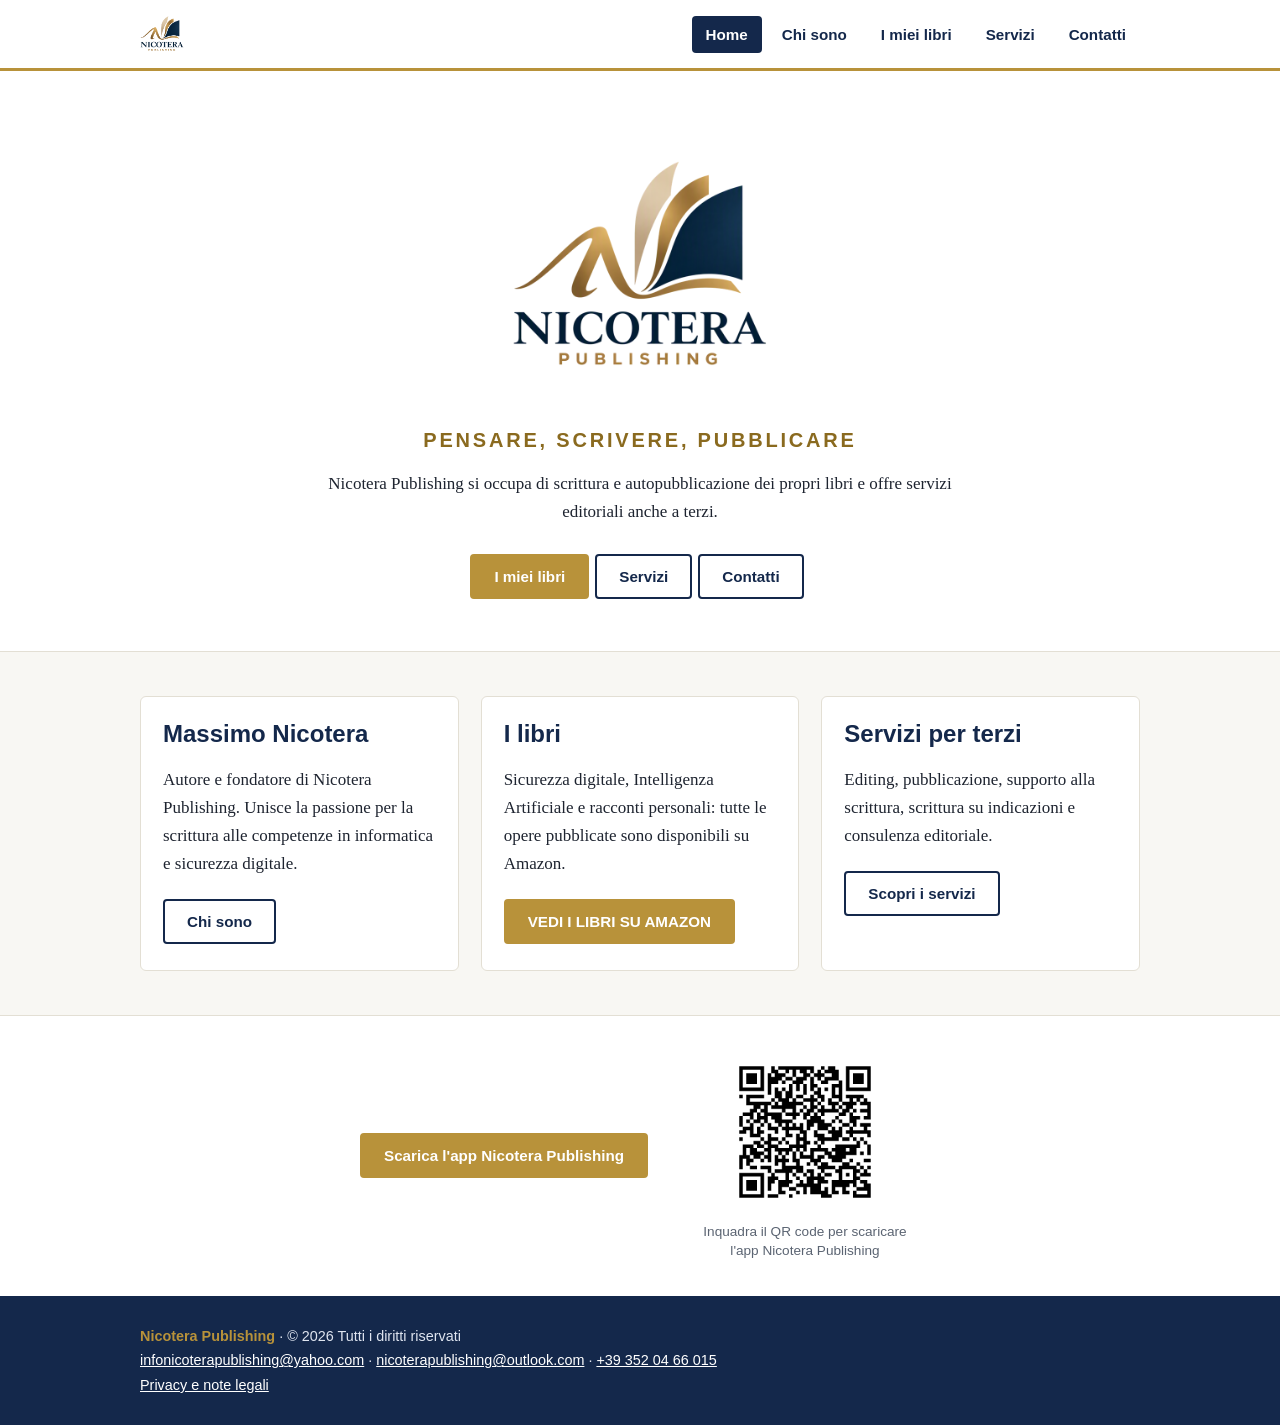
<file: index.html>
<!DOCTYPE html>
<html lang="it">
<head>
<meta charset="utf-8">
<meta name="viewport" content="width=device-width, initial-scale=1">
<title>Nicotera Publishing | Pensare, scrivere, pubblicare</title>
<meta name="description" content="Nicotera Publishing: scrittura e autopubblicazione dei propri libri di Massimo Nicotera, con servizi editoriali per terzi.">
<link rel="icon" type="image/png" href="images/favicon.png">
<link rel="stylesheet" href="css/style.css">
</head>
<body>
<header>
<div class="wrap bar">
<a class="brand" href="index.html"><img src="images/logo-nicotera-publishing.png" alt="Nicotera Publishing"></a>
<button id="menu-btn" aria-expanded="false" aria-controls="site-nav">Menu</button>
<nav id="site-nav" aria-label="Navigazione principale"><ul><li><a href="index.html" class=on aria-current=page>Home</a></li><li><a href="chi-sono.html">Chi sono</a></li><li><a href="libri.html">I miei libri</a></li><li><a href="servizi.html">Servizi</a></li><li><a href="contatti.html">Contatti</a></li></ul></nav>
</div>
</header>
<main>
<section class="hero"><div class="wrap">
<img class="logo" src="images/logo-nicotera-publishing.png" alt="Logo Nicotera Publishing">
<h1 class="slogan" style="font-size:1.25rem">PENSARE, SCRIVERE, PUBBLICARE</h1>
<p>Nicotera Publishing si occupa di scrittura e autopubblicazione dei propri libri e offre servizi editoriali anche a terzi.</p>
<a class="btn" href="libri.html">I miei libri</a><a class="btn ghost" href="servizi.html">Servizi</a><a class="btn ghost" href="contatti.html">Contatti</a>
</div></section>
<section><div class="wrap grid">
<div class="card"><h2>Massimo Nicotera</h2><p>Autore e fondatore di Nicotera Publishing. Unisce la passione per la scrittura alle competenze in informatica e sicurezza digitale.</p><a class="btn ghost" href="chi-sono.html">Chi sono</a></div>
<div class="card"><h2>I libri</h2><p>Sicurezza digitale, Intelligenza Artificiale e racconti personali: tutte le opere pubblicate sono disponibili su Amazon.</p><a class="btn" href="https://www.amazon.it/stores/Massimo-Nicotera/author/B0HJT78PJ1" target="_blank" rel="noopener">VEDI I LIBRI SU AMAZON</a></div>
<div class="card"><h2>Servizi per terzi</h2><p>Editing, pubblicazione, supporto alla scrittura, scrittura su indicazioni e consulenza editoriale.</p><a class="btn ghost" href="servizi.html">Scopri i servizi</a></div>
</div></section>
<section class="app-download">
<div class="wrap">
<div class="app-box">
<a class="btn" href="https://drive.google.com/file/d/1Z6j-xNwrNp6Cvu6a7gjgvKUfp5A12ZKo/view?usp=sharing" target="_blank" rel="noopener">Scarica l'app Nicotera Publishing</a>
<figure class="app-qr"><img src="images/qr-app-nicotera-publishing.png" alt="QR code per scaricare l'app Nicotera Publishing" width="160" height="160" loading="lazy"><figcaption>Inquadra il QR code per scaricare l'app Nicotera Publishing</figcaption></figure>
</div>
<p class="visite" id="visite-box" hidden>Visite: <span id="visite"></span></p>
</div>
</section>
</main>
<footer>
<div class="wrap">
<strong>Nicotera Publishing</strong> &middot; &copy; 2026 Tutti i diritti riservati<br>
<a href="mailto:infonicoterapublishing@yahoo.com">infonicoterapublishing@yahoo.com</a> &middot; <a href="mailto:nicoterapublishing@outlook.com">nicoterapublishing@outlook.com</a> &middot; <a href="tel:+393520466015">+39 352 04 66 015</a><br>
<a href="privacy.html">Privacy e note legali</a>
</div>
</footer>
<script src="js/script.js"></script>
<script data-goatcounter="https://nicoterapublishing.goatcounter.com/count" async src="//gc.zgo.at/count.js"></script>
<script src="js/contatore.js"></script>
</body>
</html>
</file>
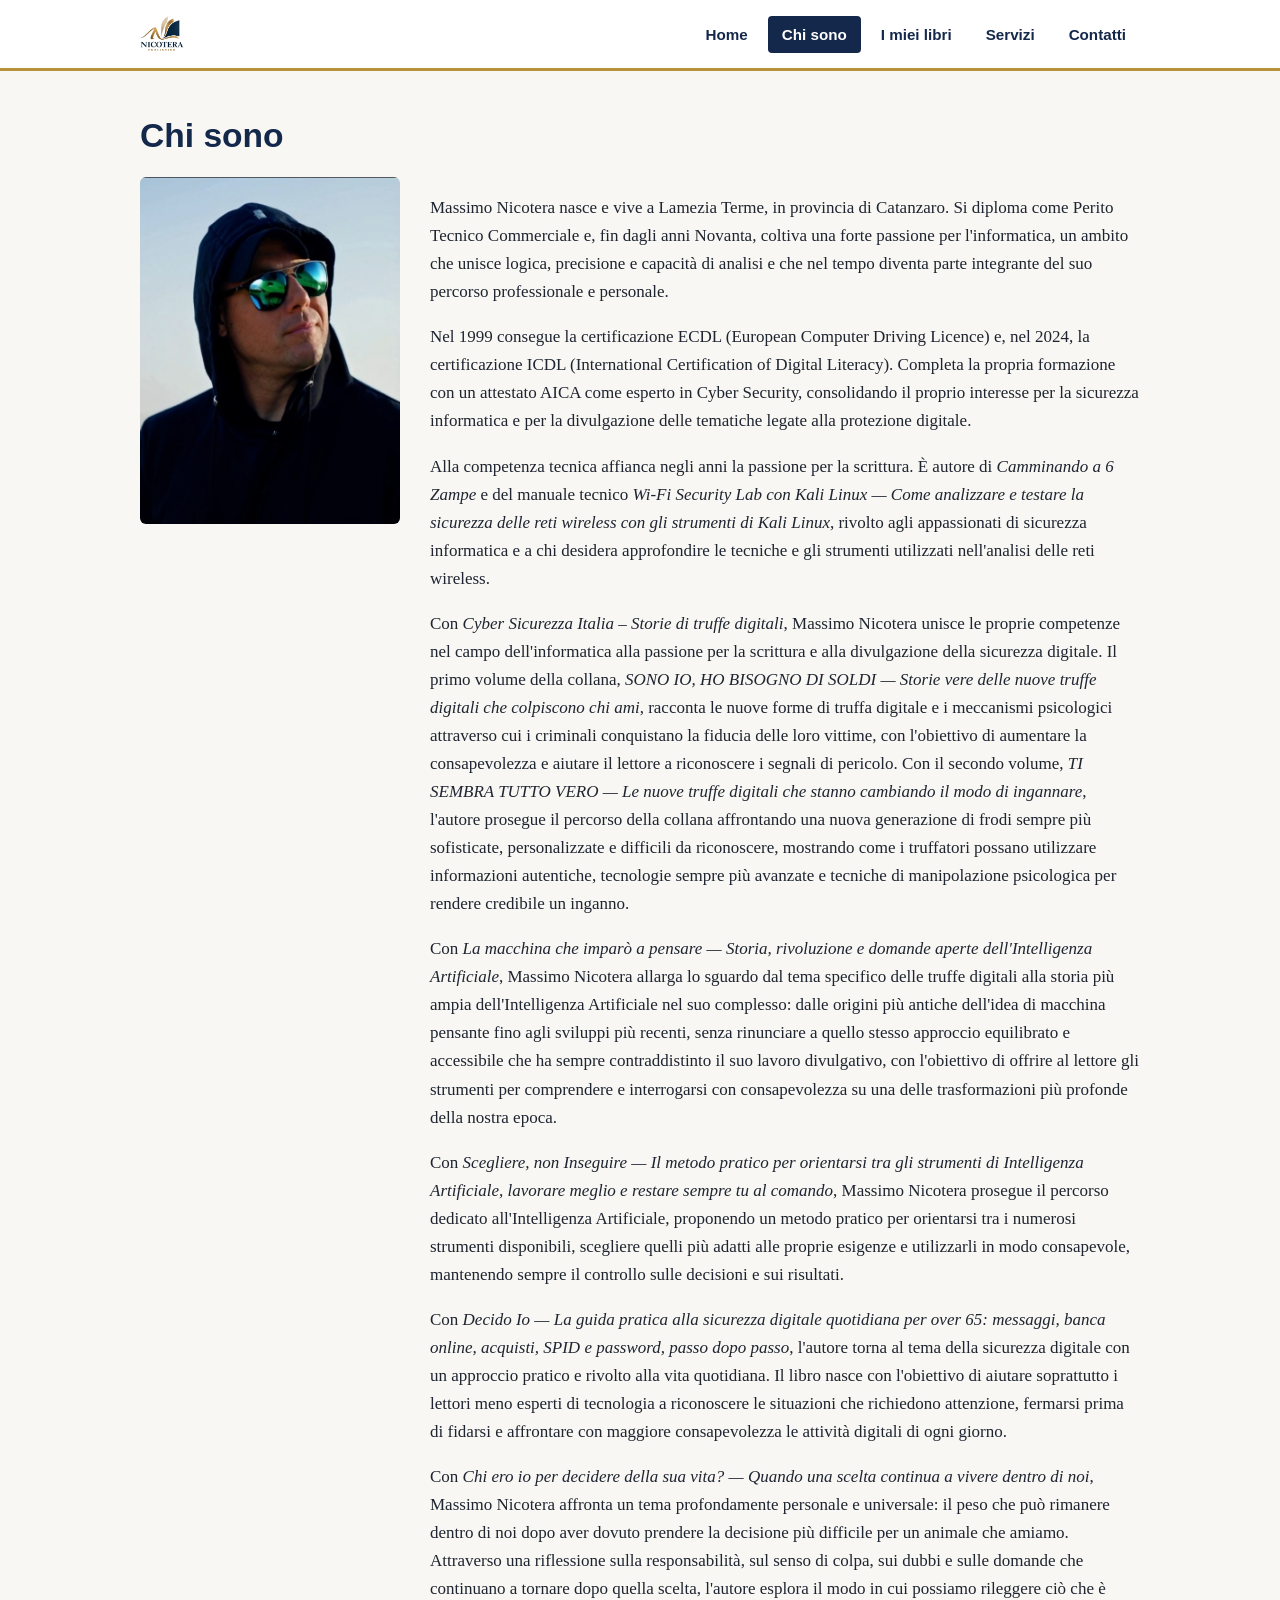
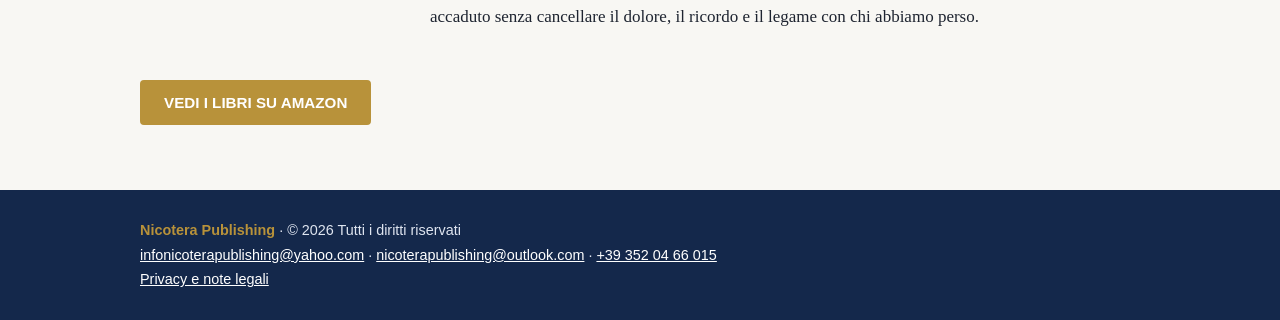
<file: chi-sono.html>
<!DOCTYPE html>
<html lang="it">
<head>
<meta charset="utf-8">
<meta name="viewport" content="width=device-width, initial-scale=1">
<title>Chi sono | Massimo Nicotera – Nicotera Publishing</title>
<meta name="description" content="Massimo Nicotera, autore e fondatore di Nicotera Publishing: biografia, formazione e libri pubblicati.">
<link rel="icon" type="image/png" href="images/favicon.png">
<link rel="stylesheet" href="css/style.css">
</head>
<body>
<header>
<div class="wrap bar">
<a class="brand" href="index.html"><img src="images/logo-nicotera-publishing.png" alt="Nicotera Publishing"></a>
<button id="menu-btn" aria-expanded="false" aria-controls="site-nav">Menu</button>
<nav id="site-nav" aria-label="Navigazione principale"><ul><li><a href="index.html">Home</a></li><li><a href="chi-sono.html" class=on aria-current=page>Chi sono</a></li><li><a href="libri.html">I miei libri</a></li><li><a href="servizi.html">Servizi</a></li><li><a href="contatti.html">Contatti</a></li></ul></nav>
</div>
</header>
<main>
<section><div class="wrap"><h1>Chi sono</h1><div class="about"><div class="photo"><img src="images/massimo-nicotera.jpg" alt="Fotografia di Massimo Nicotera" width="260" height="347"></div><div><p>Massimo Nicotera nasce e vive a Lamezia Terme, in provincia di Catanzaro. Si diploma come Perito Tecnico Commerciale e, fin dagli anni Novanta, coltiva una forte passione per l'informatica, un ambito che unisce logica, precisione e capacità di analisi e che nel tempo diventa parte integrante del suo percorso professionale e personale.</p><p>Nel 1999 consegue la certificazione ECDL (European Computer Driving Licence) e, nel 2024, la certificazione ICDL (International Certification of Digital Literacy). Completa la propria formazione con un attestato AICA come esperto in Cyber Security, consolidando il proprio interesse per la sicurezza informatica e per la divulgazione delle tematiche legate alla protezione digitale.</p><p>Alla competenza tecnica affianca negli anni la passione per la scrittura. È autore di <em>Camminando a 6 Zampe</em> e del manuale tecnico <em>Wi-Fi Security Lab con Kali Linux — Come analizzare e testare la sicurezza delle reti wireless con gli strumenti di Kali Linux</em>, rivolto agli appassionati di sicurezza informatica e a chi desidera approfondire le tecniche e gli strumenti utilizzati nell'analisi delle reti wireless.</p><p>Con <em>Cyber Sicurezza Italia – Storie di truffe digitali</em>, Massimo Nicotera unisce le proprie competenze nel campo dell'informatica alla passione per la scrittura e alla divulgazione della sicurezza digitale. Il primo volume della collana, <em>SONO IO, HO BISOGNO DI SOLDI — Storie vere delle nuove truffe digitali che colpiscono chi ami</em>, racconta le nuove forme di truffa digitale e i meccanismi psicologici attraverso cui i criminali conquistano la fiducia delle loro vittime, con l'obiettivo di aumentare la consapevolezza e aiutare il lettore a riconoscere i segnali di pericolo. Con il secondo volume, <em>TI SEMBRA TUTTO VERO — Le nuove truffe digitali che stanno cambiando il modo di ingannare</em>, l'autore prosegue il percorso della collana affrontando una nuova generazione di frodi sempre più sofisticate, personalizzate e difficili da riconoscere, mostrando come i truffatori possano utilizzare informazioni autentiche, tecnologie sempre più avanzate e tecniche di manipolazione psicologica per rendere credibile un inganno.</p><p>Con <em>La macchina che imparò a pensare — Storia, rivoluzione e domande aperte dell'Intelligenza Artificiale</em>, Massimo Nicotera allarga lo sguardo dal tema specifico delle truffe digitali alla storia più ampia dell'Intelligenza Artificiale nel suo complesso: dalle origini più antiche dell'idea di macchina pensante fino agli sviluppi più recenti, senza rinunciare a quello stesso approccio equilibrato e accessibile che ha sempre contraddistinto il suo lavoro divulgativo, con l'obiettivo di offrire al lettore gli strumenti per comprendere e interrogarsi con consapevolezza su una delle trasformazioni più profonde della nostra epoca.</p><p>Con <em>Scegliere, non Inseguire — Il metodo pratico per orientarsi tra gli strumenti di Intelligenza Artificiale, lavorare meglio e restare sempre tu al comando</em>, Massimo Nicotera prosegue il percorso dedicato all'Intelligenza Artificiale, proponendo un metodo pratico per orientarsi tra i numerosi strumenti disponibili, scegliere quelli più adatti alle proprie esigenze e utilizzarli in modo consapevole, mantenendo sempre il controllo sulle decisioni e sui risultati.</p><p>Con <em>Decido Io — La guida pratica alla sicurezza digitale quotidiana per over 65: messaggi, banca online, acquisti, SPID e password, passo dopo passo</em>, l'autore torna al tema della sicurezza digitale con un approccio pratico e rivolto alla vita quotidiana. Il libro nasce con l'obiettivo di aiutare soprattutto i lettori meno esperti di tecnologia a riconoscere le situazioni che richiedono attenzione, fermarsi prima di fidarsi e affrontare con maggiore consapevolezza le attività digitali di ogni giorno.</p><p>Con <em>Chi ero io per decidere della sua vita? — Quando una scelta continua a vivere dentro di noi</em>, Massimo Nicotera affronta un tema profondamente personale e universale: il peso che può rimanere dentro di noi dopo aver dovuto prendere la decisione più difficile per un animale che amiamo. Attraverso una riflessione sulla responsabilità, sul senso di colpa, sui dubbi e sulle domande che continuano a tornare dopo quella scelta, l'autore esplora il modo in cui possiamo rileggere ciò che è accaduto senza cancellare il dolore, il ricordo e il legame con chi abbiamo perso.</p></div></div><p style="margin-top:28px"><a class="btn" href="https://www.amazon.it/stores/Massimo-Nicotera/author/B0HJT78PJ1" target="_blank" rel="noopener">VEDI I LIBRI SU AMAZON</a></p></div></section>
</main>
<footer>
<div class="wrap">
<strong>Nicotera Publishing</strong> &middot; &copy; 2026 Tutti i diritti riservati<br>
<a href="mailto:infonicoterapublishing@yahoo.com">infonicoterapublishing@yahoo.com</a> &middot; <a href="mailto:nicoterapublishing@outlook.com">nicoterapublishing@outlook.com</a> &middot; <a href="tel:+393520466015">+39 352 04 66 015</a><br>
<a href="privacy.html">Privacy e note legali</a>
</div>
</footer>
<script src="js/script.js"></script>
</body>
</html>
</file>
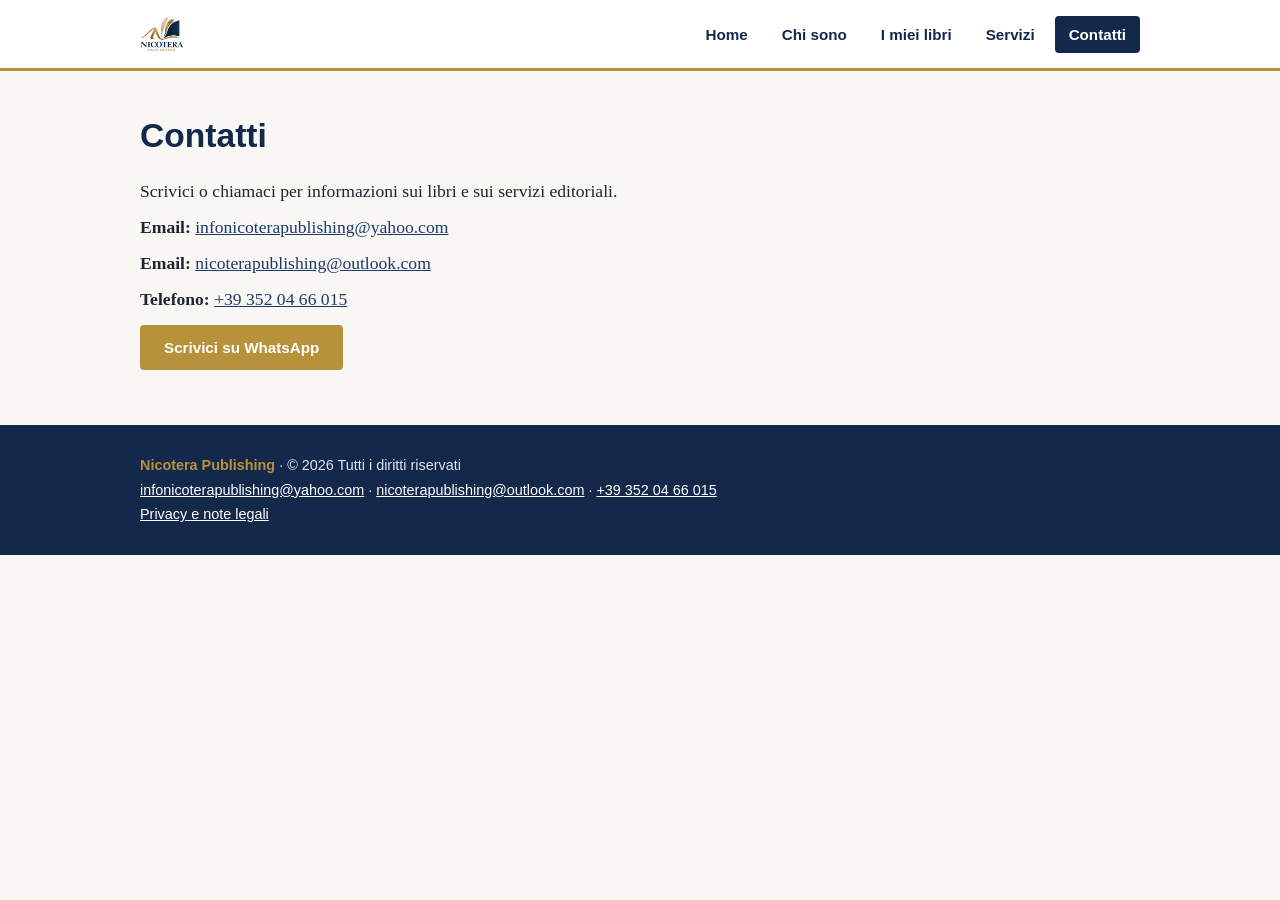
<file: contatti.html>
<!DOCTYPE html>
<html lang="it">
<head>
<meta charset="utf-8">
<meta name="viewport" content="width=device-width, initial-scale=1">
<title>Contatti | Nicotera Publishing</title>
<meta name="description" content="Contatta Nicotera Publishing: email, telefono e WhatsApp.">
<link rel="icon" type="image/png" href="images/favicon.png">
<link rel="stylesheet" href="css/style.css">
</head>
<body>
<header>
<div class="wrap bar">
<a class="brand" href="index.html"><img src="images/logo-nicotera-publishing.png" alt="Nicotera Publishing"></a>
<button id="menu-btn" aria-expanded="false" aria-controls="site-nav">Menu</button>
<nav id="site-nav" aria-label="Navigazione principale"><ul><li><a href="index.html">Home</a></li><li><a href="chi-sono.html">Chi sono</a></li><li><a href="libri.html">I miei libri</a></li><li><a href="servizi.html">Servizi</a></li><li><a href="contatti.html" class=on aria-current=page>Contatti</a></li></ul></nav>
</div>
</header>
<main>
<section><div class="wrap contacts"><h1>Contatti</h1><p>Scrivici o chiamaci per informazioni sui libri e sui servizi editoriali.</p><p><strong>Email:</strong> <a href="mailto:infonicoterapublishing@yahoo.com">infonicoterapublishing@yahoo.com</a></p><p><strong>Email:</strong> <a href="mailto:nicoterapublishing@outlook.com">nicoterapublishing@outlook.com</a></p><p><strong>Telefono:</strong> <a href="tel:+393520466015">+39 352 04 66 015</a></p><p><a class="btn" href="https://wa.me/393520466015" target="_blank" rel="noopener">Scrivici su WhatsApp</a></p></div></section>
</main>
<footer>
<div class="wrap">
<strong>Nicotera Publishing</strong> &middot; &copy; 2026 Tutti i diritti riservati<br>
<a href="mailto:infonicoterapublishing@yahoo.com">infonicoterapublishing@yahoo.com</a> &middot; <a href="mailto:nicoterapublishing@outlook.com">nicoterapublishing@outlook.com</a> &middot; <a href="tel:+393520466015">+39 352 04 66 015</a><br>
<a href="privacy.html">Privacy e note legali</a>
</div>
</footer>
<script src="js/script.js"></script>
</body>
</html>
</file>
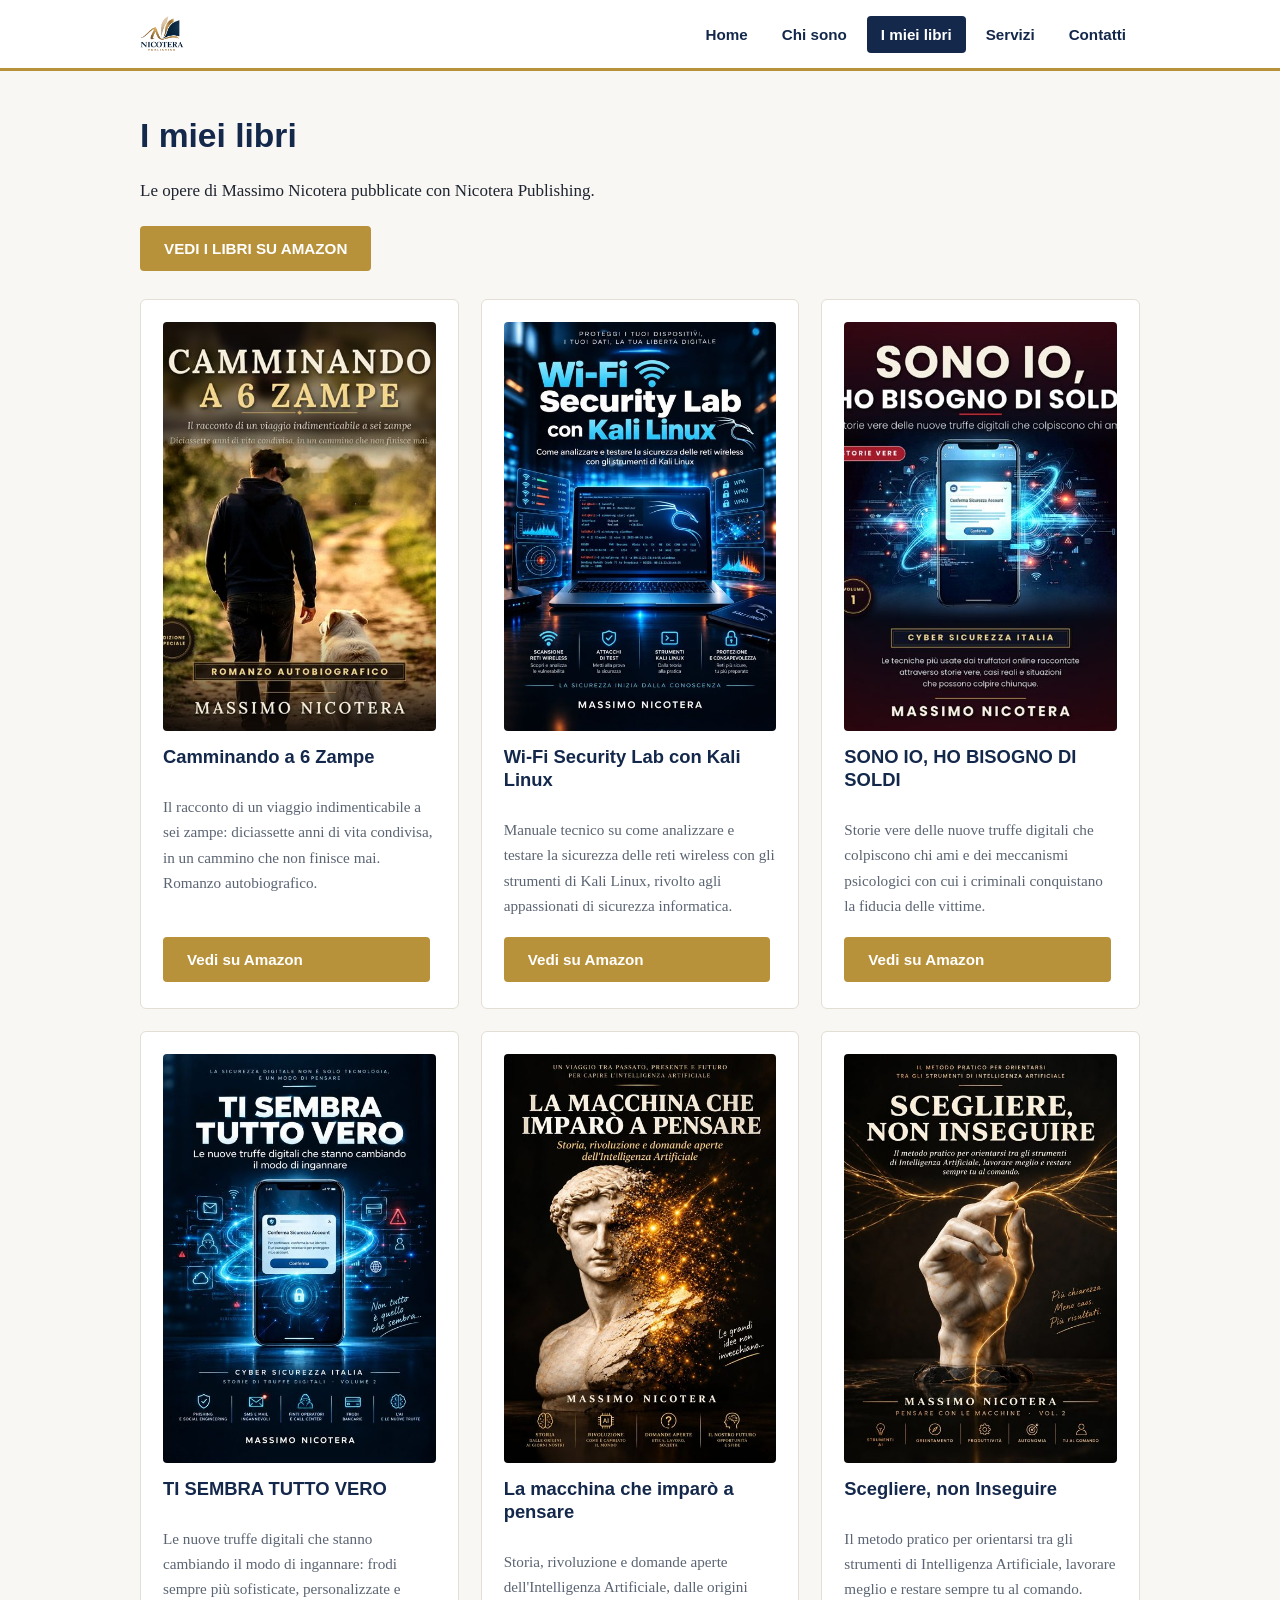
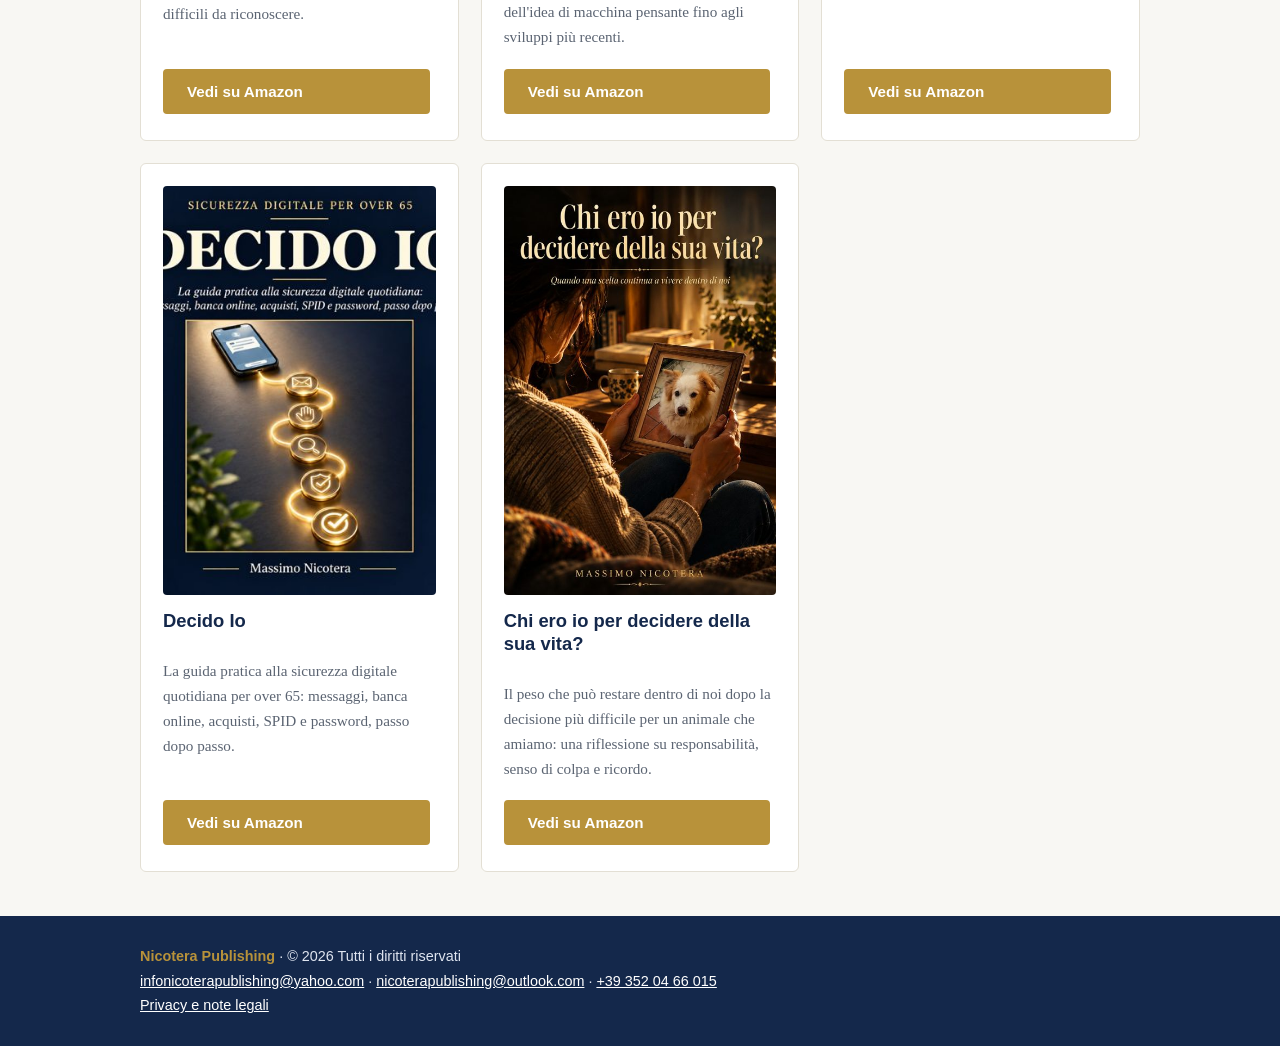
<file: libri.html>
<!DOCTYPE html>
<html lang="it">
<head>
<meta charset="utf-8">
<meta name="viewport" content="width=device-width, initial-scale=1">
<title>I miei libri | Nicotera Publishing</title>
<meta name="description" content="I libri di Massimo Nicotera: sicurezza digitale, Intelligenza Artificiale e racconti personali, disponibili su Amazon.">
<link rel="icon" type="image/png" href="images/favicon.png">
<link rel="stylesheet" href="css/style.css">
</head>
<body>
<header>
<div class="wrap bar">
<a class="brand" href="index.html"><img src="images/logo-nicotera-publishing.png" alt="Nicotera Publishing"></a>
<button id="menu-btn" aria-expanded="false" aria-controls="site-nav">Menu</button>
<nav id="site-nav" aria-label="Navigazione principale"><ul><li><a href="index.html">Home</a></li><li><a href="chi-sono.html">Chi sono</a></li><li><a href="libri.html" class=on aria-current=page>I miei libri</a></li><li><a href="servizi.html">Servizi</a></li><li><a href="contatti.html">Contatti</a></li></ul></nav>
</div>
</header>
<main>
<section><div class="wrap"><h1>I miei libri</h1><p>Le opere di Massimo Nicotera pubblicate con Nicotera Publishing.</p><p><a class="btn" href="https://www.amazon.it/stores/Massimo-Nicotera/author/B0HJT78PJ1" target="_blank" rel="noopener">VEDI I LIBRI SU AMAZON</a></p><div class="grid" style="margin-top:24px"><article class="card book"><div class="cover"><img src="images/camminando-a-6-zampe.jpg" alt="Copertina del libro Camminando a 6 Zampe" loading="lazy"></div><h3>Camminando a 6 Zampe</h3><p>Il racconto di un viaggio indimenticabile a sei zampe: diciassette anni di vita condivisa, in un cammino che non finisce mai. Romanzo autobiografico.</p><a class="btn" href="https://www.amazon.it/stores/Massimo-Nicotera/author/B0HJT78PJ1" target="_blank" rel="noopener">Vedi su Amazon</a></article><article class="card book"><div class="cover"><img src="images/wifi-security-lab.jpg" alt="Copertina del libro Wi-Fi Security Lab con Kali Linux" loading="lazy"></div><h3>Wi-Fi Security Lab con Kali Linux</h3><p>Manuale tecnico su come analizzare e testare la sicurezza delle reti wireless con gli strumenti di Kali Linux, rivolto agli appassionati di sicurezza informatica.</p><a class="btn" href="https://www.amazon.it/stores/Massimo-Nicotera/author/B0HJT78PJ1" target="_blank" rel="noopener">Vedi su Amazon</a></article><article class="card book"><div class="cover"><img src="images/sono-io-ho-bisogno-di-soldi.jpg" alt="Copertina del libro SONO IO, HO BISOGNO DI SOLDI" loading="lazy"></div><h3>SONO IO, HO BISOGNO DI SOLDI</h3><p>Storie vere delle nuove truffe digitali che colpiscono chi ami e dei meccanismi psicologici con cui i criminali conquistano la fiducia delle vittime.</p><a class="btn" href="https://www.amazon.it/stores/Massimo-Nicotera/author/B0HJT78PJ1" target="_blank" rel="noopener">Vedi su Amazon</a></article><article class="card book"><div class="cover"><img src="images/ti-sembra-tutto-vero.jpg" alt="Copertina del libro TI SEMBRA TUTTO VERO" loading="lazy"></div><h3>TI SEMBRA TUTTO VERO</h3><p>Le nuove truffe digitali che stanno cambiando il modo di ingannare: frodi sempre più sofisticate, personalizzate e difficili da riconoscere.</p><a class="btn" href="https://www.amazon.it/stores/Massimo-Nicotera/author/B0HJT78PJ1" target="_blank" rel="noopener">Vedi su Amazon</a></article><article class="card book"><div class="cover"><img src="images/la-macchina-che-imparo-a-pensare.jpg" alt="Copertina del libro La macchina che imparò a pensare" loading="lazy"></div><h3>La macchina che imparò a pensare</h3><p>Storia, rivoluzione e domande aperte dell'Intelligenza Artificiale, dalle origini dell'idea di macchina pensante fino agli sviluppi più recenti.</p><a class="btn" href="https://www.amazon.it/stores/Massimo-Nicotera/author/B0HJT78PJ1" target="_blank" rel="noopener">Vedi su Amazon</a></article><article class="card book"><div class="cover"><img src="images/scegliere-non-inseguire.jpg" alt="Copertina del libro Scegliere, non Inseguire" loading="lazy"></div><h3>Scegliere, non Inseguire</h3><p>Il metodo pratico per orientarsi tra gli strumenti di Intelligenza Artificiale, lavorare meglio e restare sempre tu al comando.</p><a class="btn" href="https://www.amazon.it/stores/Massimo-Nicotera/author/B0HJT78PJ1" target="_blank" rel="noopener">Vedi su Amazon</a></article><article class="card book"><div class="cover"><img src="images/decido-io.jpg" alt="Copertina del libro Decido Io" loading="lazy"></div><h3>Decido Io</h3><p>La guida pratica alla sicurezza digitale quotidiana per over 65: messaggi, banca online, acquisti, SPID e password, passo dopo passo.</p><a class="btn" href="https://www.amazon.it/stores/Massimo-Nicotera/author/B0HJT78PJ1" target="_blank" rel="noopener">Vedi su Amazon</a></article><article class="card book"><div class="cover"><img src="images/chi-ero-io-per-decidere.jpg" alt="Copertina del libro Chi ero io per decidere della sua vita?" loading="lazy"></div><h3>Chi ero io per decidere della sua vita?</h3><p>Il peso che può restare dentro di noi dopo la decisione più difficile per un animale che amiamo: una riflessione su responsabilità, senso di colpa e ricordo.</p><a class="btn" href="https://www.amazon.it/stores/Massimo-Nicotera/author/B0HJT78PJ1" target="_blank" rel="noopener">Vedi su Amazon</a></article></div></div></section>
</main>
<footer>
<div class="wrap">
<strong>Nicotera Publishing</strong> &middot; &copy; 2026 Tutti i diritti riservati<br>
<a href="mailto:infonicoterapublishing@yahoo.com">infonicoterapublishing@yahoo.com</a> &middot; <a href="mailto:nicoterapublishing@outlook.com">nicoterapublishing@outlook.com</a> &middot; <a href="tel:+393520466015">+39 352 04 66 015</a><br>
<a href="privacy.html">Privacy e note legali</a>
</div>
</footer>
<script src="js/script.js"></script>
</body>
</html>
</file>
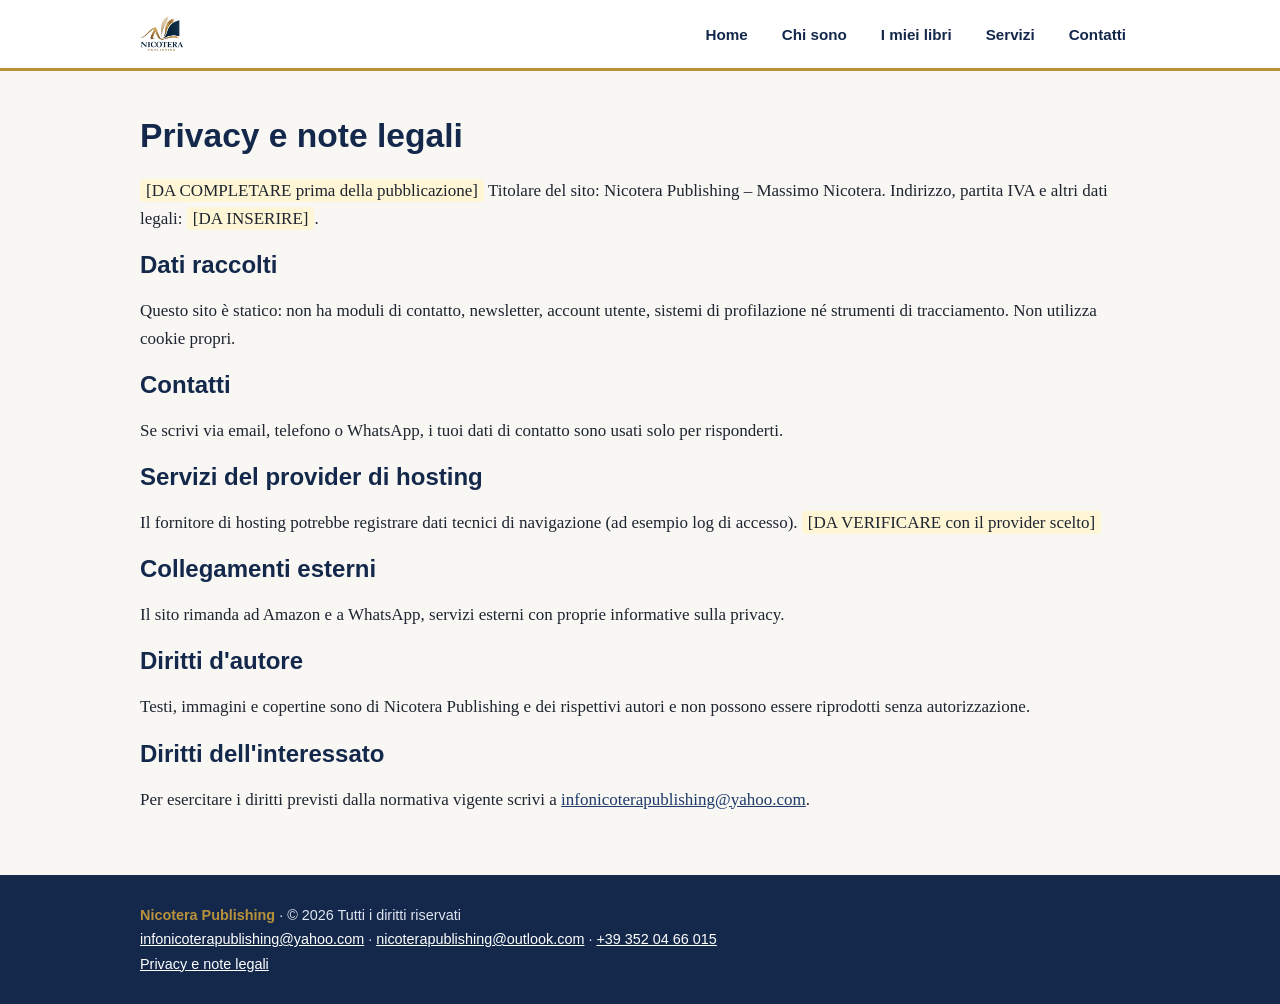
<file: privacy.html>
<!DOCTYPE html>
<html lang="it">
<head>
<meta charset="utf-8">
<meta name="viewport" content="width=device-width, initial-scale=1">
<title>Privacy e note legali | Nicotera Publishing</title>
<meta name="description" content="Informazioni essenziali su privacy e note legali del sito di Nicotera Publishing.">
<link rel="icon" type="image/png" href="images/favicon.png">
<link rel="stylesheet" href="css/style.css">
</head>
<body>
<header>
<div class="wrap bar">
<a class="brand" href="index.html"><img src="images/logo-nicotera-publishing.png" alt="Nicotera Publishing"></a>
<button id="menu-btn" aria-expanded="false" aria-controls="site-nav">Menu</button>
<nav id="site-nav" aria-label="Navigazione principale"><ul><li><a href="index.html">Home</a></li><li><a href="chi-sono.html">Chi sono</a></li><li><a href="libri.html">I miei libri</a></li><li><a href="servizi.html">Servizi</a></li><li><a href="contatti.html">Contatti</a></li></ul></nav>
</div>
</header>
<main>
<section><div class="wrap"><h1>Privacy e note legali</h1>
<p><span class="todo">[DA COMPLETARE prima della pubblicazione]</span> Titolare del sito: Nicotera Publishing – Massimo Nicotera. Indirizzo, partita IVA e altri dati legali: <span class="todo">[DA INSERIRE]</span>.</p>
<h2>Dati raccolti</h2><p>Questo sito è statico: non ha moduli di contatto, newsletter, account utente, sistemi di profilazione né strumenti di tracciamento. Non utilizza cookie propri.</p>
<h2>Contatti</h2><p>Se scrivi via email, telefono o WhatsApp, i tuoi dati di contatto sono usati solo per risponderti.</p>
<h2>Servizi del provider di hosting</h2><p>Il fornitore di hosting potrebbe registrare dati tecnici di navigazione (ad esempio log di accesso). <span class="todo">[DA VERIFICARE con il provider scelto]</span></p>
<h2>Collegamenti esterni</h2><p>Il sito rimanda ad Amazon e a WhatsApp, servizi esterni con proprie informative sulla privacy.</p>
<h2>Diritti d'autore</h2><p>Testi, immagini e copertine sono di Nicotera Publishing e dei rispettivi autori e non possono essere riprodotti senza autorizzazione.</p>
<h2>Diritti dell'interessato</h2><p>Per esercitare i diritti previsti dalla normativa vigente scrivi a <a href="mailto:infonicoterapublishing@yahoo.com">infonicoterapublishing@yahoo.com</a>.</p>
</div></section>
</main>
<footer>
<div class="wrap">
<strong>Nicotera Publishing</strong> &middot; &copy; 2026 Tutti i diritti riservati<br>
<a href="mailto:infonicoterapublishing@yahoo.com">infonicoterapublishing@yahoo.com</a> &middot; <a href="mailto:nicoterapublishing@outlook.com">nicoterapublishing@outlook.com</a> &middot; <a href="tel:+393520466015">+39 352 04 66 015</a><br>
<a href="privacy.html">Privacy e note legali</a>
</div>
</footer>
<script src="js/script.js"></script>
</body>
</html>
</file>
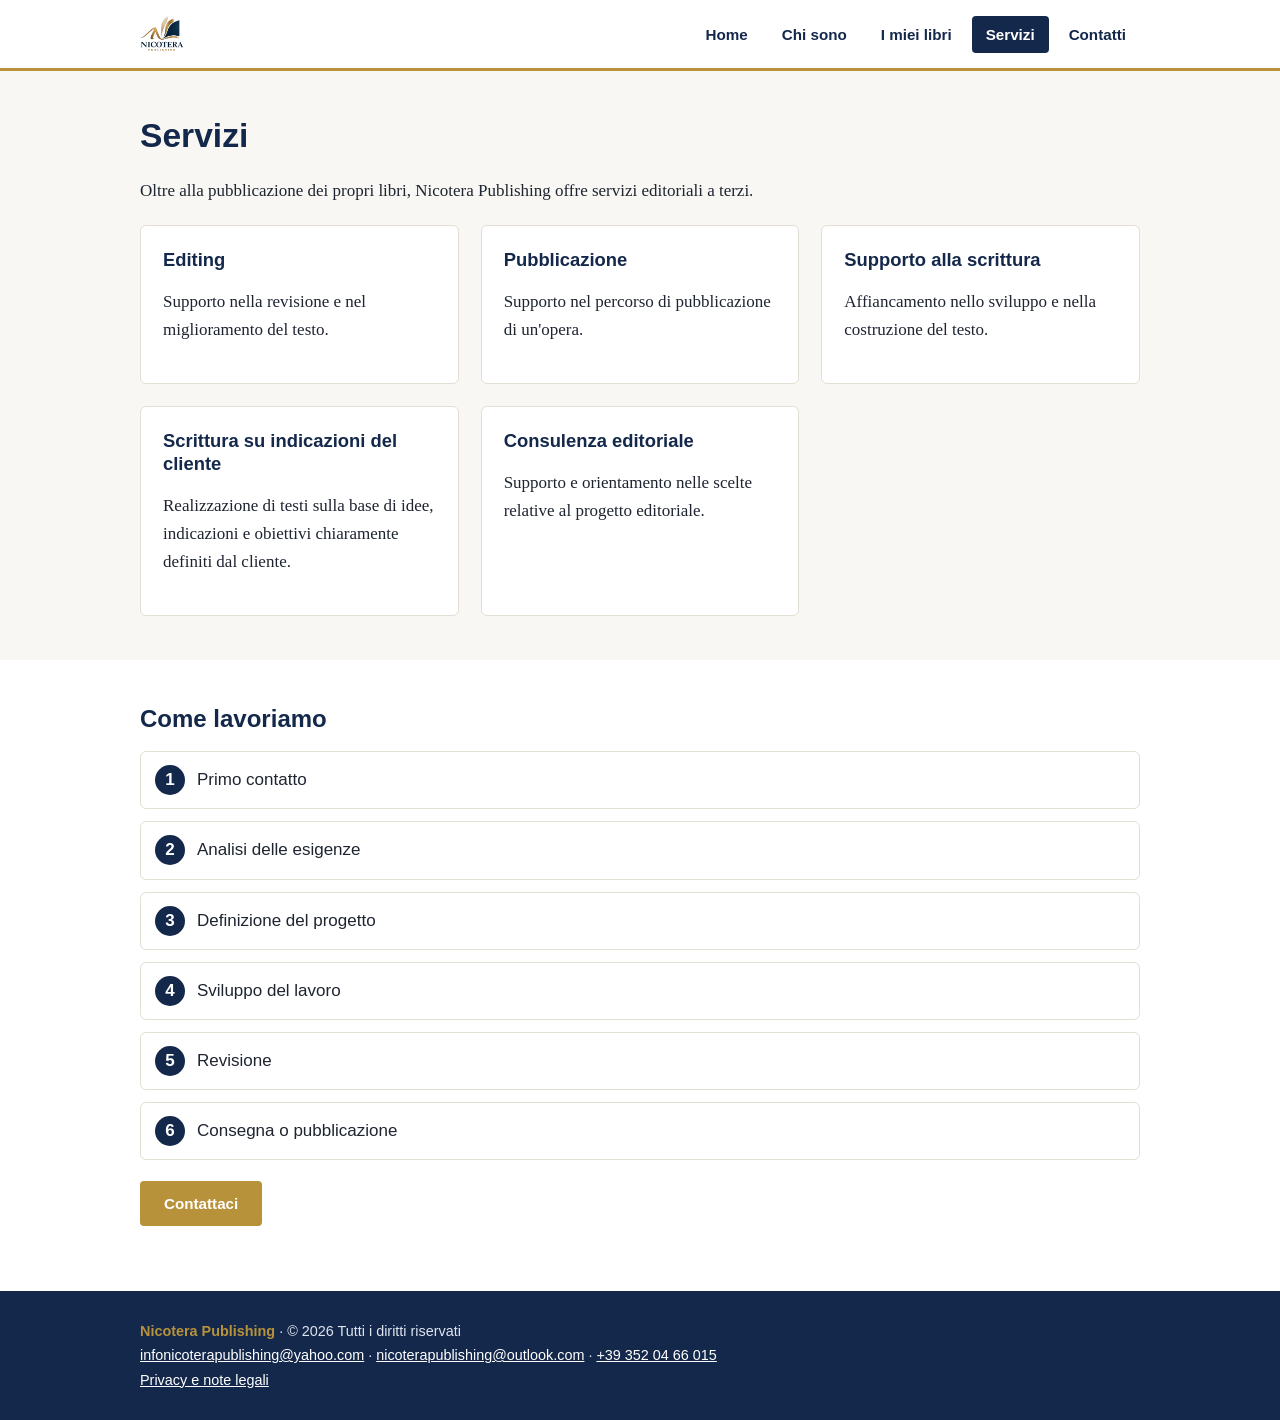
<file: servizi.html>
<!DOCTYPE html>
<html lang="it">
<head>
<meta charset="utf-8">
<meta name="viewport" content="width=device-width, initial-scale=1">
<title>Servizi editoriali | Nicotera Publishing</title>
<meta name="description" content="Servizi editoriali di Nicotera Publishing: editing, pubblicazione, supporto alla scrittura, scrittura su indicazioni e consulenza editoriale.">
<link rel="icon" type="image/png" href="images/favicon.png">
<link rel="stylesheet" href="css/style.css">
</head>
<body>
<header>
<div class="wrap bar">
<a class="brand" href="index.html"><img src="images/logo-nicotera-publishing.png" alt="Nicotera Publishing"></a>
<button id="menu-btn" aria-expanded="false" aria-controls="site-nav">Menu</button>
<nav id="site-nav" aria-label="Navigazione principale"><ul><li><a href="index.html">Home</a></li><li><a href="chi-sono.html">Chi sono</a></li><li><a href="libri.html">I miei libri</a></li><li><a href="servizi.html" class=on aria-current=page>Servizi</a></li><li><a href="contatti.html">Contatti</a></li></ul></nav>
</div>
</header>
<main>
<section><div class="wrap"><h1>Servizi</h1><p>Oltre alla pubblicazione dei propri libri, Nicotera Publishing offre servizi editoriali a terzi.</p><div class="grid" style="margin-top:20px"><div class="card"><h3>Editing</h3><p>Supporto nella revisione e nel miglioramento del testo.</p></div><div class="card"><h3>Pubblicazione</h3><p>Supporto nel percorso di pubblicazione di un'opera.</p></div><div class="card"><h3>Supporto alla scrittura</h3><p>Affiancamento nello sviluppo e nella costruzione del testo.</p></div><div class="card"><h3>Scrittura su indicazioni del cliente</h3><p>Realizzazione di testi sulla base di idee, indicazioni e obiettivi chiaramente definiti dal cliente.</p></div><div class="card"><h3>Consulenza editoriale</h3><p>Supporto e orientamento nelle scelte relative al progetto editoriale.</p></div></div></div></section><section class="alt"><div class="wrap"><h2 id="come-lavoriamo">Come lavoriamo</h2><ol class="steps"><li>Primo contatto</li><li>Analisi delle esigenze</li><li>Definizione del progetto</li><li>Sviluppo del lavoro</li><li>Revisione</li><li>Consegna o pubblicazione</li></ol><p><a class="btn" href="contatti.html">Contattaci</a></p></div></section>
</main>
<footer>
<div class="wrap">
<strong>Nicotera Publishing</strong> &middot; &copy; 2026 Tutti i diritti riservati<br>
<a href="mailto:infonicoterapublishing@yahoo.com">infonicoterapublishing@yahoo.com</a> &middot; <a href="mailto:nicoterapublishing@outlook.com">nicoterapublishing@outlook.com</a> &middot; <a href="tel:+393520466015">+39 352 04 66 015</a><br>
<a href="privacy.html">Privacy e note legali</a>
</div>
</footer>
<script src="js/script.js"></script>
</body>
</html>
</file>
<file: css/style.css>
:root{--navy:#14284b;--navy2:#1d3a6b;--gold:#b8923a;--bg:#f8f7f3;--ink:#1e2430;--mut:#5b6472;--line:#e3dfd4}
*{box-sizing:border-box}html{scroll-behavior:smooth}
body{margin:0;font:17px/1.65 Georgia,"Times New Roman",serif;color:var(--ink);background:var(--bg)}
img{max-width:100%;height:auto;display:block}a{color:var(--navy2)}
h1,h2,h3{font-family:"Segoe UI",Arial,sans-serif;color:var(--navy);line-height:1.25;margin:0 0 .6em}
h1{font-size:2.1rem}h2{font-size:1.5rem}h3{font-size:1.15rem}
.wrap{max-width:1040px;margin:0 auto;padding:0 20px}
header{background:#fff;border-bottom:3px solid var(--gold);position:sticky;top:0;z-index:10}
.bar{display:flex;align-items:center;justify-content:space-between;min-height:68px;gap:16px}
.brand{display:flex;align-items:center;gap:10px;text-decoration:none;font:700 1.15rem "Segoe UI",Arial,sans-serif;color:var(--navy)}
.brand img{height:50px;width:auto}
nav ul{list-style:none;display:flex;gap:6px;margin:0;padding:0}
nav a{display:block;padding:10px 14px;text-decoration:none;color:var(--navy);font:600 .95rem "Segoe UI",Arial,sans-serif;border-radius:4px}
nav a:hover,nav a.on{background:var(--navy);color:#fff}
#menu-btn{display:none;background:none;border:2px solid var(--navy);color:var(--navy);padding:8px 12px;font:600 .95rem "Segoe UI",Arial,sans-serif;border-radius:4px;cursor:pointer}
.hero{background:#fff;text-align:center;padding:48px 0;border-bottom:1px solid var(--line)}
.hero .logo{width:260px;max-width:70%;margin:0 auto 16px}
.slogan{color:#8a6a1f;font:700 1.1rem "Segoe UI",Arial,sans-serif;letter-spacing:.14em;margin:0 0 18px}
.hero p{max-width:640px;margin:0 auto 24px}
section{padding:44px 0}.alt{background:#fff}
.btn{display:inline-block;padding:12px 22px;border-radius:4px;background:var(--gold);color:#fff;text-decoration:none;font:700 .95rem "Segoe UI",Arial,sans-serif;margin:4px 6px 4px 0;border:2px solid var(--gold)}
.btn:hover{background:#9c7a2c;border-color:#9c7a2c}
.btn.ghost{background:transparent;color:var(--navy);border-color:var(--navy)}.btn.ghost:hover{background:var(--navy);color:#fff}
.grid{display:grid;gap:22px;grid-template-columns:repeat(auto-fit,minmax(240px,1fr))}
.card{background:#fff;border:1px solid var(--line);border-radius:6px;padding:22px}
.book{display:flex;flex-direction:column}
.cover{background:var(--line);aspect-ratio:2/3;border-radius:4px;margin-bottom:14px;overflow:hidden}
.cover img{width:100%;height:100%;object-fit:cover}
.book p{flex:1;color:var(--mut);font-size:.95rem}
.todo{background:#fff6d6;padding:2px 6px;border-radius:3px}
.about{display:grid;gap:30px;grid-template-columns:260px 1fr;align-items:start}
.photo{background:var(--line);aspect-ratio:3/4;border-radius:6px;overflow:hidden}.photo img{width:100%;height:100%;object-fit:cover}
.steps{counter-reset:s;list-style:none;padding:0;display:grid;gap:12px}
.steps li{counter-increment:s;background:#fff;border:1px solid var(--line);border-radius:6px;padding:14px 16px 14px 56px;position:relative;font-family:"Segoe UI",Arial,sans-serif}
.steps li:before{content:counter(s);position:absolute;left:14px;top:50%;transform:translateY(-50%);width:30px;height:30px;border-radius:50%;background:var(--navy);color:#fff;text-align:center;line-height:30px;font-weight:700}
.contacts p{font-size:1.1rem;margin:.4em 0}
footer{background:var(--navy);color:#dfe5f0;padding:28px 0;font:.9rem/1.7 "Segoe UI",Arial,sans-serif}
footer a{color:#fff}footer strong{color:var(--gold)}
@media(max-width:760px){
 #menu-btn{display:block}
 nav{display:none;position:absolute;left:0;right:0;top:100%;background:#fff;border-bottom:3px solid var(--gold)}
 nav.open{display:block}nav ul{flex-direction:column;padding:8px 20px}
 .bar{position:relative}.about{grid-template-columns:1fr}.photo{max-width:260px}
 h1{font-size:1.7rem}.hero{padding:44px 0}
}
.app-download{background:#fff;border-top:1px solid var(--line);padding:36px 0}
.app-box{display:flex;align-items:center;justify-content:center;gap:36px;flex-wrap:wrap}
.app-qr{margin:0;text-align:center;max-width:230px}
.app-qr img{width:160px;height:160px;margin:0 auto 10px}
.app-qr figcaption{font:.85rem/1.4 "Segoe UI",Arial,sans-serif;color:var(--mut)}
.visite{text-align:center;margin:22px 0 0;font:.8rem "Segoe UI",Arial,sans-serif;color:var(--mut)}
.visite span{color:var(--navy);font-weight:600}
</file>
